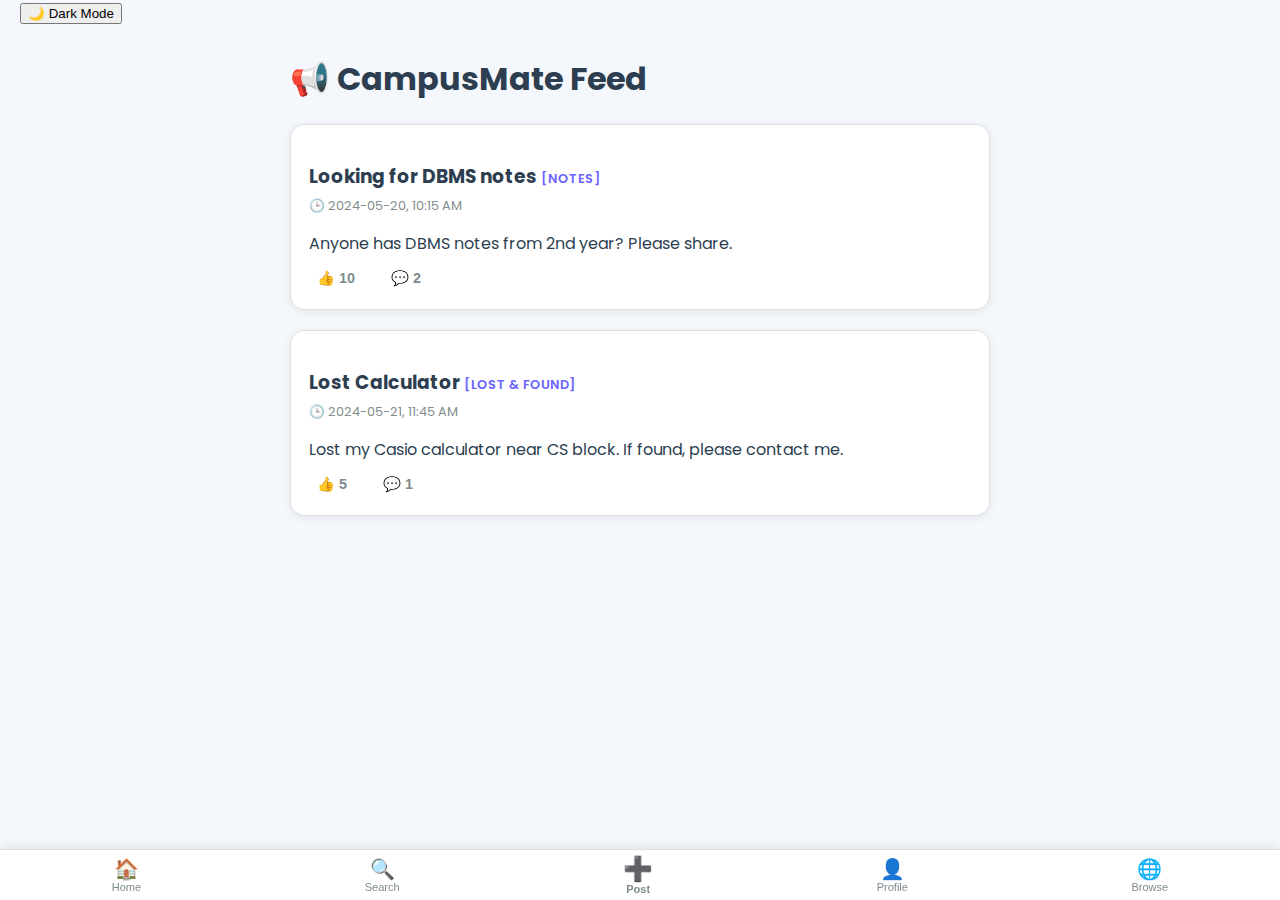
<file: CampusMate/index.html>
<!DOCTYPE html>
<html lang="en">

<head>
  <meta charset="UTF-8" />
  <meta name="viewport" content="width=device-width, initial-scale=1.0" />
  <title>CampusMate - Home</title>
  <link rel="icon" href="assets/fav4.jpg" type="image/x-icon">
  <link rel="stylesheet" href="css/style.css" />
</head>

<body>


  <!-- Light Background -->
  <div class="background-animation light-background">
    <div class="sunlight"></div>
    <div class="cloud cloud1"></div>
    <div class="cloud cloud2"></div>
    <div class="cloud cloud3"></div>
    <div class="cloud cloud4"></div>
    <div class="cloud cloud5"></div>
  </div>

  <!-- Dark Background -->
  <div class="background-animation dark-background">
    <div class="star star1"></div>
    <div class="star star2"></div>
    <div class="star star3"></div>
    <div class="star star4"></div>
    <div class="star star5"></div>
    <div class="star star6"></div>
    <div class="star star7"></div>
    <div class="star star8"></div>
  </div>

  <!-- Toggle Button -->
  <button id="toggleModeBtn">🌙 Dark Mode</button>



  <div class="main-content">
    <!-- Home Section -->
    <div id="homeSection">
      <div class="container">
        <h1>📢 CampusMate Feed</h1>
        <div id="postsContainer"></div>
      </div>
    </div>

    <!-- Search Section -->
    <div id="searchSection" style="display:none;">
      <div class="container">
        <h1>🔍 Search Posts</h1>
        <input type="text" id="searchInput" placeholder="Search posts..." />
        <div id="searchResults"></div>
      </div>
    </div>

    <!-- Post Form Section -->
    <div id="postSection" style="display:none;">
      <div class="container">
        <h1>📝 Create Post</h1>
        <form id="postForm">
          <select id="sortOptions" style="margin-bottom: 15px;">
            <option value="newest">🆕 Newest First</option>
            <option value="oldest">📜 Oldest First</option>
            <option value="likes">🔥 Most Liked</option>
          </select>

          <input type="text" id="title" placeholder="Title" required>
          <textarea id="content" placeholder="Write about your post..." required></textarea>
          <select id="category" required>
            <option value="">-- Select Category --</option>
            <option value="Notes">📝 Notes</option>
            <option value="Help">🙋 Help</option>
            <option value="Lost & Found">🧥 Lost & Found</option>
            <option value="Buy/Sell">💰 Buy/Sell</option>
            <option value="Announcement">📢 Announcement</option>
          </select>
          <input type="file" id="postImage" accept="image/*" />
          <img id="imagePreview" style="display:none; max-width: 100%; margin-top: 10px;" />
          <button type="submit">Post</button>
        </form>
      </div>
    </div>
  </div>

  <!-- Bottom Navbar -->
  <nav class="bottom-navbar">
    <button class="nav-btn" onclick="showSection('home')">
      <span>🏠</span><small>Home</small>
    </button>
    <button class="nav-btn" onclick="showSection('search')">
      <span>🔍</span><small>Search</small>
    </button>
    <button class="nav-btn post-btn" onclick="showSection('post')">
      <span>➕</span><small>Post</small>
    </button>
    <a href="profile.html" style="text-decoration: none;">
      <button class="nav-btn">
        <span>👤</span><small>Profile</small>
      </button>
    </a>
    <a href="browse.html" style="text-decoration: none;">
      <button class="nav-btn">
        <span>🌐</span><small>Browse</small>
      </button>
    </a>

  </nav>

  <script src="js/script.js"></script>

</body>

</html>
</file>
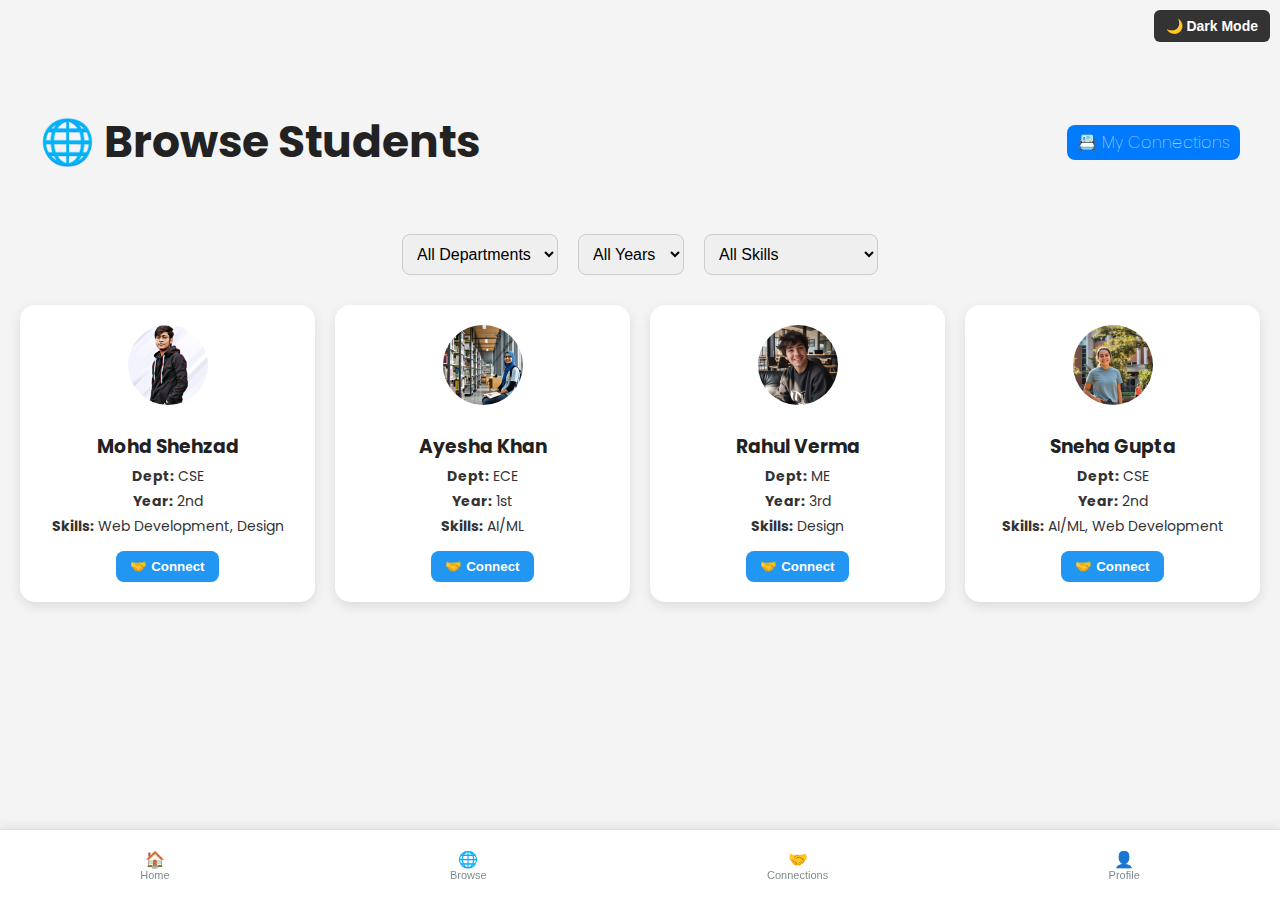
<file: CampusMate/browse.html>
<!DOCTYPE html>
<html lang="en">

<head>
    <meta charset="UTF-8">
    <meta name="viewport" content="width=device-width, initial-scale=1.0">
    <title>CampusMate - Browse Students</title> <!-- Apply dark mode early (before CSS loads) -->
    <script>
        if (localStorage.getItem("theme") === "dark") {
            document.documentElement.classList.add("dark-mode");
        }
    </script>

    <link rel="icon" href="assets/fav4.jpg" type="image/x-icon">


    <link rel="stylesheet" href="style.css">
    <link href="https://fonts.googleapis.com/css2?family=Poppins:wght@400;600&display=swap" rel="stylesheet">
    <link rel="stylesheet" href="browse.css">
</head>

<body>
    <button id="toggleModeBtn" style="position: fixed; top: 10px; right: 10px; z-index: 1001;">
        🌙 Dark Mode
    </button>

    <div class="container header-row">
        <h1>🌐 Browse Students</h1>
        <a href="connection.html" class="connections-button" id="connectionsBtn">
            📇 My Connections
            <span id="connectionsBadge"></span>
        </a>
    </div>

    <!-- Filters -->
    <div class="filters">
        <select id="departmentFilter">
            <option value="">All Departments</option>
            <option value="CSE">CSE</option>
            <option value="ECE">ECE</option>
            <option value="ME">ME</option>
        </select>

        <select id="yearFilter">
            <option value="">All Years</option>
            <option value="1st">1st Year</option>
            <option value="2nd">2nd Year</option>
            <option value="3rd">3rd Year</option>
        </select>

        <select id="skillFilter">
            <option value="">All Skills</option>
            <option value="Web Development">Web Development</option>
            <option value="AI/ML">AI/ML</option>
            <option value="Design">Design</option>
        </select>
    </div>


    <!-- Student Cards -->
    <div id="studentList" class="card-grid"></div>

    <!-- Bottom Navbar -->
    <nav class="bottom-navbar">
        <a href="index.html"><button class="nav-btn"><span>🏠</span><small>Home</small></button></a>
        <a href="browse.html"><button class="nav-btn"><span>🌐</span><small>Browse</small></button></a>
        <a href="connection.html"><button class="nav-btn"><span>🤝</span><small>Connections</small></button></a>
        <a href="profile.html"><button class="nav-btn"><span>👤</span><small>Profile</small></button></a>
    </nav>
    <script>
        const students = [
            {
                name: "Mohd Shehzad",
                year: "2nd",
                department: "CSE",
                skills: ["Web Development", "Design"],
                image: "assets/profile_pic.jpg"
            },
            {
                name: "Ayesha Khan",
                year: "1st",
                department: "ECE",
                skills: ["AI/ML"],
                image: "assets/ayesha khan.jpg"
            },
            {
                name: "Rahul Verma",
                year: "3rd",
                department: "ME",
                skills: ["Design"],
                image: "assets/rahul.jpg"
            },
            {
                name: "Sneha Gupta",
                year: "2nd",
                department: "CSE",
                skills: ["AI/ML", "Web Development"],
                image: "assets/sneha gupta.jpg"
            }
        ];

        const studentList = document.getElementById("studentList");

        function renderStudents(filterDept = "", filterYear = "", filterSkill = "") {
            studentList.innerHTML = "";

            const incomingRequests = JSON.parse(localStorage.getItem("incomingRequests") || "[]");

            const filtered = students.filter(student => {
                const matchesDept = !filterDept || student.department === filterDept;
                const matchesYear = !filterYear || student.year === filterYear;
                const matchesSkill = !filterSkill || student.skills.includes(filterSkill);
                return matchesDept && matchesYear && matchesSkill;
            });

            filtered.forEach(student => {
                const alreadySent = incomingRequests.some(req => req.name === student.name);

                const card = document.createElement("div");
                card.className = "student-card";
                card.innerHTML = `
            <img src="${student.image}" alt="${student.name}" class="profile-thumb">
            <h3>${student.name}</h3>
            <p><strong>Dept:</strong> ${student.department}</p>
            <p><strong>Year:</strong> ${student.year}</p>
            <p><strong>Skills:</strong> ${student.skills.join(", ")}</p>
            <button ${alreadySent ? "disabled" : ""} onclick="connectWith('${student.name}', this)">
                ${alreadySent ? "✅ Requested" : "🤝 Connect"}
            </button>
        `;
                studentList.appendChild(card);
            });
        }

        function connectWith(name, buttonElement) {
            const student = students.find(s => s.name === name);
            if (!student) return;

            let incomingRequests = JSON.parse(localStorage.getItem("incomingRequests") || "[]");

            const alreadySent = incomingRequests.some(req => req.name === student.name);
            if (alreadySent) {
                alert(`You have already sent a request to ${student.name}`);
                return;
            }

            incomingRequests.push({
                name: student.name,
                department: student.department,
                year: student.year,
                image: student.image, // 👈 Add image
                skills: student.skills // 👈 (Optional) Add skills if needed
            });


            localStorage.setItem("incomingRequests", JSON.stringify(incomingRequests));

            // Update button UI
            buttonElement.disabled = true;
            buttonElement.innerText = "✅ Requested";

            updateConnectionsBadge();

            alert(`Connection request sent to ${student.name}`);
        }


        // Filter listeners
        document.getElementById("departmentFilter").addEventListener("change", e => {
            renderStudents(e.target.value, yearFilter.value, skillFilter.value);
        });

        document.getElementById("yearFilter").addEventListener("change", e => {
            renderStudents(departmentFilter.value, e.target.value, skillFilter.value);
        });

        document.getElementById("skillFilter").addEventListener("change", e => {
            renderStudents(departmentFilter.value, yearFilter.value, e.target.value);
        });

        // Initial render
        renderStudents();

        function updateConnectionsBadge() {
            const badge = document.getElementById("connectionsBadge");
            const incomingRequests = JSON.parse(localStorage.getItem("incomingRequests") || "[]");
            if (incomingRequests.length > 0) {
                badge.innerText = incomingRequests.length;
                badge.style.display = "inline-block";
            } else {
                badge.style.display = "none";
            }
        }
        function toggleDarkMode() {
            document.documentElement.classList.toggle('dark-mode');

        }

        const toggleBtn = document.getElementById("toggleModeBtn");
        const root = document.documentElement;

        if (localStorage.getItem("theme") === "dark") {
            root.classList.add("dark-mode");
            toggleBtn.textContent = "☀️ Light Mode";
        }

        toggleBtn.addEventListener("click", () => {
            root.classList.toggle("dark-mode");
            const isDark = root.classList.contains("dark-mode");
            toggleBtn.textContent = isDark ? "☀️ Light Mode" : "🌙 Dark Mode";
            localStorage.setItem("theme", isDark ? "dark" : "light");
        });

        // Initial Load
        document.addEventListener('DOMContentLoaded', () => {
            showSection('home');
            renderPosts(posts);
        });



    </script>

</body>

</html>
</file>
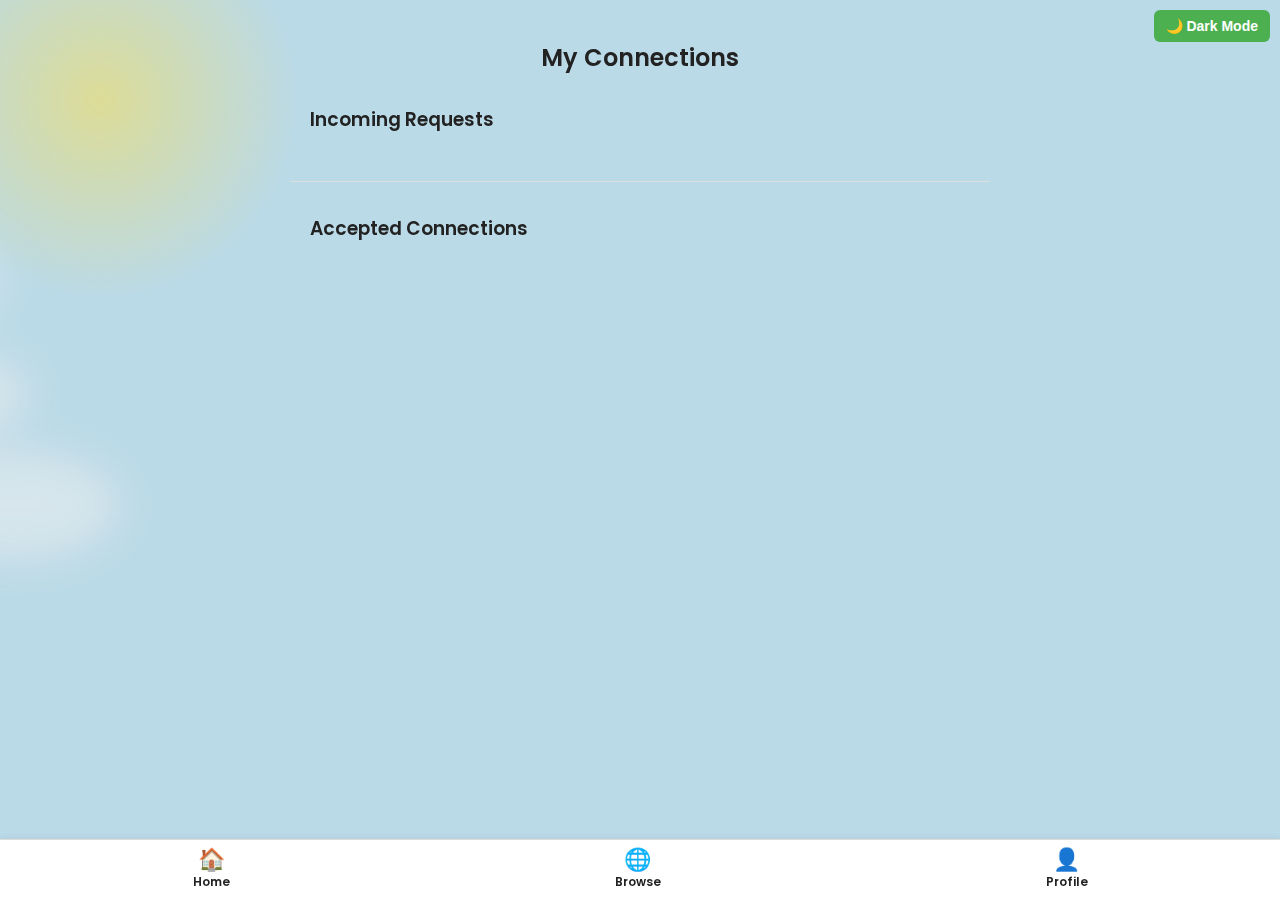
<file: CampusMate/connection.html>
<!DOCTYPE html>
<html lang="en">
<head>
  <meta charset="UTF-8" />
  <meta name="viewport" content="width=device-width, initial-scale=1.0"/>
  <title>CampusMate - My Connections</title>
    <!-- Apply dark mode early (before CSS loads) -->
  <script>
    if (localStorage.getItem("theme") === "dark") {
      document.documentElement.classList.add("dark-mode");
    }
  </script>

  <link rel="stylesheet" href="css/connection.css" />
  <link href="https://fonts.googleapis.com/css2?family=Poppins:wght@400;600&display=swap" rel="stylesheet">
</head>
<body>

  <!-- Light Background -->
  <div class="background-animation light-background">
    <div class="sunlight"></div>
    <div class="cloud cloud1"></div>
    <div class="cloud cloud2"></div>
    <div class="cloud cloud3"></div>
    <div class="cloud cloud4"></div>
    <div class="cloud cloud5"></div>
  </div>

  <!-- Dark Background -->
  <div class="background-animation dark-background">
    <div class="star star1"></div>
    <div class="star star2"></div>
    <div class="star star3"></div>
    <div class="star star4"></div>
    <div class="star star5"></div>
    <div class="star star6"></div>
    <div class="star star7"></div>
    <div class="star star8"></div>
  </div>
<!-- Toggle Button (optional) -->
<button id="toggleModeBtn" class="dark_mode">🌙 Dark Mode</button>


  <h2>My Connections</h2>

  <div class="connection-section">
    <h3>Incoming Requests</h3>
    <div class="connection-list" id="incomingRequests"></div>

    <hr style="margin: 2rem 0;">

    <h3>Accepted Connections</h3>
    <div class="connection-list" id="acceptedConnections"></div>
  </div>

  <!-- Bottom Navbar -->
  <nav class="bottom-navbar">
    <a href="index.html"><button class="nav-btn"><span>🏠</span><small>Home</small></button></a>
    <a href="browse.html"><button class="nav-btn"><span>🌐</span><small>Browse</small></button></a>
 
    <a href="profile.html"><button class="nav-btn"><span>👤</span><small>Profile</small></button></a>
  </nav>

  <script>

  const toggleBtn = document.getElementById("toggleModeBtn");
  const body = document.body;

  // Load saved theme
  if (localStorage.getItem("theme") === "dark") {
    body.classList.add("dark-mode");
    toggleBtn.textContent = "☀️ Light Mode";
  } else {
    body.classList.add("light-mode");
    toggleBtn.textContent = "🌙 Dark Mode";
  }

  toggleBtn.addEventListener("click", () => {
    if (body.classList.contains("dark-mode")) {
      body.classList.replace("dark-mode", "light-mode");
      toggleBtn.textContent = "🌙 Dark Mode";
      localStorage.setItem("theme", "light");
    } else {
      body.classList.replace("light-mode", "dark-mode");
      toggleBtn.textContent = "☀️ Light Mode";
      localStorage.setItem("theme", "dark");
    }
  });


    const incomingRequestsEl = document.getElementById("incomingRequests");
    const acceptedConnectionsEl = document.getElementById("acceptedConnections");

    const getConnections = () => {
      return {
        requests: JSON.parse(localStorage.getItem("incomingRequests")) || [],
        accepted: JSON.parse(localStorage.getItem("acceptedConnections")) || []
      };
    };

    const saveConnections = (requests, accepted) => {
      localStorage.setItem("incomingRequests", JSON.stringify(requests));
      localStorage.setItem("acceptedConnections", JSON.stringify(accepted));
    };

    const renderConnections = () => {
      const { requests, accepted } = getConnections();
      incomingRequestsEl.innerHTML = "";
      acceptedConnectionsEl.innerHTML = "";

      requests.forEach((user, index) => {
        const card = document.createElement("div");
        card.className = "connection-card";
        card.innerHTML = `
          <div class="connection-actions">
            <button class="accept-btn" onclick="handleAccept(${index})">Accept</button>
            <button class="reject-btn" onclick="handleReject(${index})">Reject</button>
          </div>
        `;
        incomingRequestsEl.appendChild(card);
      });

      accepted.forEach((user) => {
        const card = document.createElement("div");
        card.className = "connection-card";
        card.innerHTML = `
          <div class="connection-card-content">
            <img src="${user.image || 'assets/default-avatar.png'}" class="connection-avatar" alt="${user.name}">
            <div class="connection-info">
              <strong>${user.name}</strong><br>
              ${user.department} - ${user.year}
            </div>
          </div>
        `;
        acceptedConnectionsEl.appendChild(card);
      });
    };

    const handleAccept = (index) => {
      const { requests, accepted } = getConnections();
      accepted.push(requests[index]);
      requests.splice(index, 1);
      saveConnections(requests, accepted);
      renderConnections();
    };

    const handleReject = (index) => {
      const { requests, accepted } = getConnections();
      requests.splice(index, 1);
      saveConnections(requests, accepted);
      renderConnections();
    };

    renderConnections();
  </script>
</body>
</html>
</file>
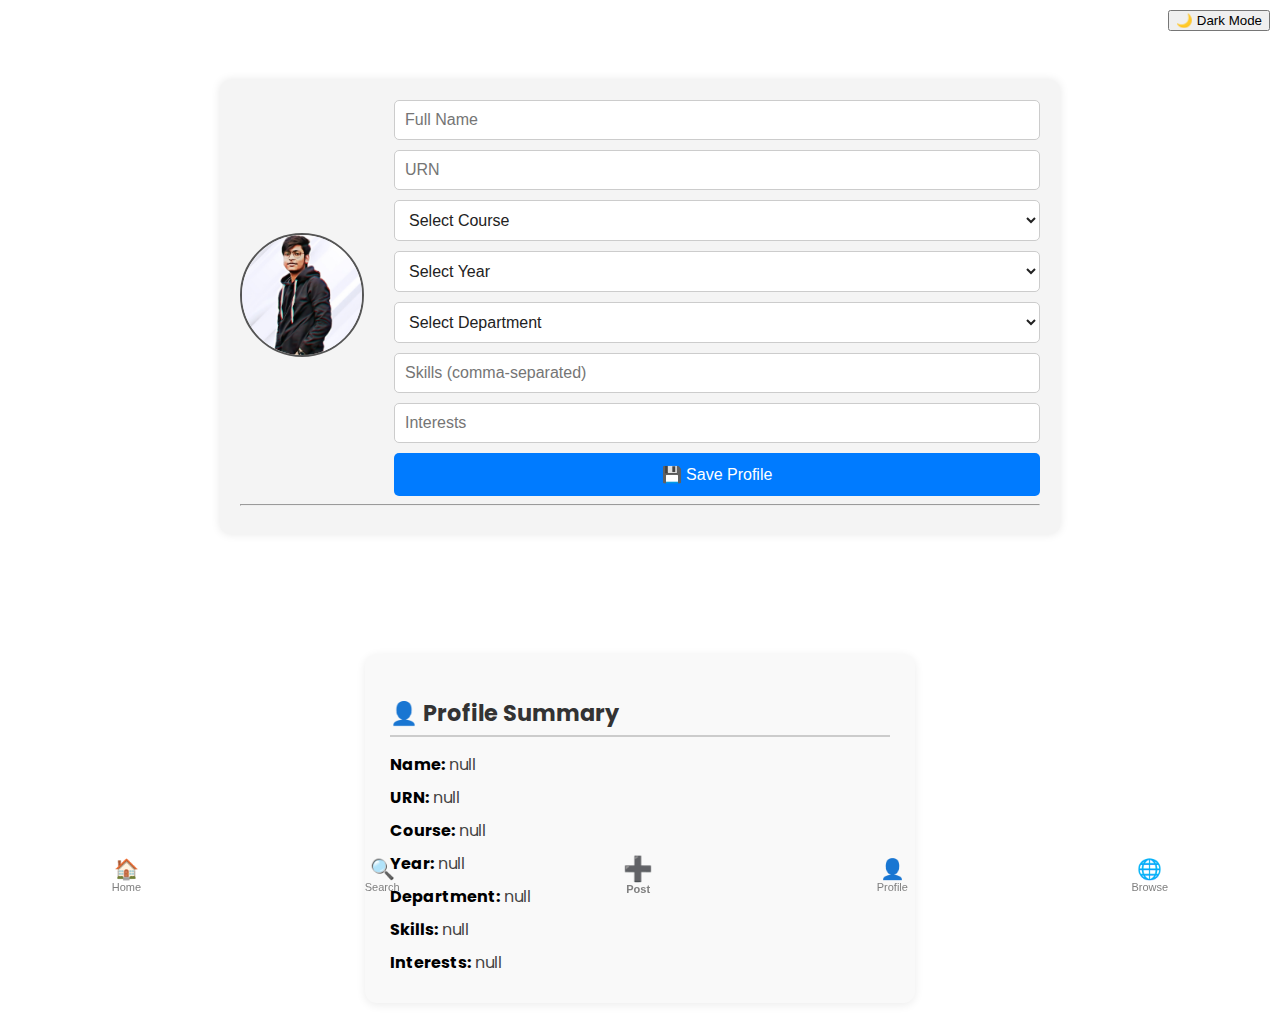
<file: CampusMate/profile.html>
<!DOCTYPE html>
<html lang="en">

<head>
  <meta charset="UTF-8" />
  <meta name="viewport" content="width=device-width, initial-scale=1" />
  <title>CampusMate - Profile</title>
    <!-- Apply dark mode early (before CSS loads) -->
  <script>
    if (localStorage.getItem("theme") === "dark") {
      document.documentElement.classList.add("dark-mode");
    }
  </script>

  <link rel="stylesheet" href="profile.css" />
  <link href="https://fonts.googleapis.com/css2?family=Poppins:wght@400;600&display=swap" rel="stylesheet" />
  <style>
    /* Add small styles for profile photo preview */
    .profile-photo img {
      width: 120px;
      height: 120px;
      border-radius: 50%;
      object-fit: cover;
      border: 2px solid #555;
      cursor: pointer;
    }
  </style>
</head>

<body>
  <button id="toggleModeBtn" style="position: fixed; top: 10px; right: 10px; z-index: 1001;">🌙 Dark Mode</button>

  <div class="profile-container">
    <div class="profile-top">
      <div class="profile-photo">
        <!-- Clickable image to upload new photo -->
        <img id="profileImage" src="assets/profile_pic.jpg" alt="Profile Photo" title="Click to change photo" />
        <input type="file" id="photoUpload" accept="image/*" style="display:none" />
      </div>
      <div class="profile-info">
        <input type="text" id="name" placeholder="Full Name" required />
        <input type="text" id="urn" placeholder="URN" required />

        <select id="course" required>
          <option value="">Select Course</option>
          <option value="B.Tech">B.Tech</option>
          <option value="M.Tech">M.Tech</option>
          <option value="MCA">MCA</option>
          <!-- Add more if needed -->
        </select>

        <select id="year" required>
          <option value="">Select Year</option>
          <option value="1st">1st Year</option>
          <option value="2nd">2nd Year</option>
          <option value="3rd">3rd Year</option>
          <option value="4th">4th Year</option>
        </select>

        <select id="department" required>
          <option value="">Select Department</option>
          <option value="CSE">CSE</option>
          <option value="ECE">ECE</option>
          <option value="ME">ME</option>
          <option value="CE">CE</option>
          <!-- Add more if needed -->
        </select>

        <input type="text" id="skills" placeholder="Skills (comma-separated)" />
        <input type="text" id="interests" placeholder="Interests" />

        <button id="saveProfileBtn">💾 Save Profile</button>
      </div>
    </div>

    <hr />
  </div>

  <!-- Bottom Navbar -->
  <nav class="bottom-navbar">
    <a href="index.html"><button class="nav-btn"><span>🏠</span><small>Home</small></button></a>
    <a href="index.html#searchSection"><button class="nav-btn"><span>🔍</span><small>Search</small></button></a>
    <a href="index.html#postSection"><button class="nav-btn post-btn"><span>➕</span><small>Post</small></button></a>
    <a href="profile.html"><button class="nav-btn"><span>👤</span><small>Profile</small></button></a>
    <a href="browse.html" style="text-decoration: none;">
      <button class="nav-btn"><span>🌐</span><small>Browse</small></button>
    </a>
  </nav>

<div id="profileSummary" class="profile-summary" style="display:none;"></div>


  <script>
    const toggleBtn = document.getElementById("toggleModeBtn");
    const root = document.documentElement;

    // Dark mode toggle
    if (localStorage.getItem("theme") === "dark") {
      root.classList.add("dark-mode");
      toggleBtn.textContent = "☀️ Light Mode";
    }

    toggleBtn.addEventListener("click", () => {
      root.classList.toggle("dark-mode");
      const isDark = root.classList.contains("dark-mode");
      toggleBtn.textContent = isDark ? "☀️ Light Mode" : "🌙 Dark Mode";
      localStorage.setItem("theme", isDark ? "dark" : "light");
    });

    // Profile image upload and preview
    const profileImage = document.getElementById("profileImage");
    const photoUpload = document.getElementById("photoUpload");

    profileImage.addEventListener("click", () => {
      photoUpload.click();
    });

    photoUpload.addEventListener("change", () => {
      const file = photoUpload.files[0];
      if (!file) return;

      const reader = new FileReader();
      reader.onload = () => {
        profileImage.src = reader.result;
        localStorage.setItem("profile_photo", reader.result);
      };
      reader.readAsDataURL(file);
    });

    // Load saved profile data
    function loadProfile() {
      const fields = ["name", "course", "year", "urn", "department", "skills", "interests"];
      fields.forEach(field => {
        const input = document.getElementById(field);
        input.value = localStorage.getItem(`profile_${field}`) || "";
      });

      // Load profile photo
      const savedPhoto = localStorage.getItem("profile_photo");
      if (savedPhoto) {
        profileImage.src = savedPhoto;
      }
    }

    // Save profile data with validation
    document.getElementById("saveProfileBtn").addEventListener("click", () => {
      const fields = ["name", "course", "year", "urn", "department", "skills", "interests"];
      let isValid = true;

      // Simple validation for required fields
      fields.forEach(field => {
        const input = document.getElementById(field);
        if ((field === "skills" || field === "interests")) return; // optional fields
        if (!input.value.trim()) {
          alert(`Please fill the ${field.charAt(0).toUpperCase() + field.slice(1)} field.`);
          input.focus();
          isValid = false;
          return;
        }
      });

      if (!isValid) return;

      // Save all fields trimmed
      fields.forEach(field => {
        const input = document.getElementById(field);
        localStorage.setItem(`profile_${field}`, input.value.trim());
      });

      alert("Profile saved successfully!");
    });

    window.onload = loadProfile;


function showProfileSummary() {
  const summaryDiv = document.getElementById("profileSummary");
  const summary = `
    <h3>👤 Profile Summary</h3>
    <p><strong>Name:</strong> ${localStorage.getItem("profile_name")}</p>
    <p><strong>URN:</strong> ${localStorage.getItem("profile_urn")}</p>
    <p><strong>Course:</strong> ${localStorage.getItem("profile_course")}</p>
    <p><strong>Year:</strong> ${localStorage.getItem("profile_year")}</p>
    <p><strong>Department:</strong> ${localStorage.getItem("profile_department")}</p>
    <p><strong>Skills:</strong> ${localStorage.getItem("profile_skills")}</p>
    <p><strong>Interests:</strong> ${localStorage.getItem("profile_interests")}</p>
  `;
  summaryDiv.innerHTML = summary;
  summaryDiv.style.display = "block";
}

alert("Profile saved successfully!");
showProfileSummary();

  </script>
</body>

</html>
</file>
<file: CampusMate/css/style.css>
/* Google Font */ 
@import url('https://fonts.googleapis.com/css2?family=Poppins:wght@400;600&display=swap');

/* Variables */
:root {
  --primary: #6c63ff;
  --bg: #f4f7fb;
  --white: #ffffff;
  --text: #2c3e50;
  --text-muted: #7f8c8d;
  --card-bg: #ffffff;
  --border: #e0e0e0;
  --shadow: rgba(0, 0, 0, 0.08);
  --hover-shadow: rgba(0, 0, 0, 0.15);
}

.dark-mode {
  --bg: #1e1e1e;
  --text: #eee;
  --text-muted: #ccc;
  --card-bg: #2b2b2b;
  --primary: #8ab4f8;
  --border: #444;
  --shadow: rgba(255, 255, 255, 0.05);
  --hover-shadow: rgba(255, 255, 255, 0.12);
}

/* Base */
body {
  font-family: 'Poppins', sans-serif;
  background: var(--bg);
  color: var(--text);
  margin: 0;
  padding: 0 20px 80px;
  transition: background 0.3s, color 0.3s;
}

/* Main Content */
.main-content {
  max-width: 700px;
  margin: 30px auto;
}

/* Bottom Navbar */
.bottom-navbar {
  position: fixed;
  bottom: 0;
  left: 0;
  width: 100%;
  height: 50px;
  background: var(--card-bg);
  border-top: 1px solid var(--border);
  display: flex;
  justify-content: space-around;
  align-items: center;
  box-shadow: 0 -3px 10px var(--shadow);
  z-index: 1000;
}

.nav-btn {
  background: none;
  border: none;
  font-size: 20px;
  cursor: pointer;
  text-align: center;
  color: var(--text);
  display: flex;
  flex-direction: column;
  align-items: center;
  transition: transform 0.2s ease, color 0.3s ease;
}

.nav-btn:hover {
  transform: scale(1.1);
  color: var(--primary);
}

.nav-btn small {
  font-size: 11px;
  color: var(--text-muted);
}

.post-btn {
  font-size: 24px;
  color: var(--primary);
  font-weight: 700;
}

/* Post Form */
form#postForm {
  background: var(--card-bg);
  padding: 20px;
  border-radius: 14px;
  box-shadow: 0 3px 10px var(--shadow);
  margin-bottom: 25px;
  display: flex;
  flex-direction: column;
  gap: 14px;
}

form#postForm input,
form#postForm textarea,
form#postForm select {
  padding: 12px;
  font-size: 1rem;
  border: 1px solid var(--border);
  border-radius: 10px;
  background: #fcfdff;
  transition: 0.3s;
  color: #212121;
}

form#postForm input:focus,
form#postForm textarea:focus,
form#postForm select:focus {
  border-color: var(--primary);
  box-shadow: 0 0 0 3px rgba(108, 99, 255, 0.15);
  outline: none;
}

form#postForm textarea {
  min-height: 80px;
  resize: vertical;
}

form#postForm button {
  background: var(--primary);
  border: none;
  color: white;
  padding: 12px;
  font-size: 1rem;
  border-radius: 8px;
  font-weight: 600;
  cursor: pointer;
  transition: 0.3s;
}

form#postForm button:hover {
  background: #574bff;
}

/* Image preview */
#imagePreview {
  display: none;
  max-height: 200px;
  border-radius: 10px;
  margin-top: 10px;
  box-shadow: 0 2px 10px var(--shadow);
}

/* Post Styles */
.post {
  background: var(--card-bg);
  padding: 18px;
  border-radius: 14px;
  margin-bottom: 20px;
  border: 1px solid var(--border);
  box-shadow: 0 2px 8px var(--shadow);
  transition: box-shadow 0.3s ease;
}

.post:hover {
  box-shadow: 0 6px 20px var(--hover-shadow);
}

.post h3 {
  margin-bottom: 6px;
}

.post p {
  margin-bottom: 10px;
}

.post img {
  max-width: 100%;
  border-radius: 10px;
  margin-top: 10px;
  box-shadow: 0 1px 6px var(--shadow);
}

.post-image {
  max-height: 250px;
  object-fit: contain;
}

.category {
  font-size: 0.8rem;
  color: var(--primary);
  font-weight: 600;
  text-transform: uppercase;
}

/* Timestamp */
.timestamp {
  display: block;
  font-size: 0.8rem;
  color: var(--text-muted);
  margin-bottom: 8px;
}

/* Post Actions */
.post-actions {
  font-size: 0.9rem;
  margin-top: 10px;
  display: flex;
  gap: 20px;
}

.post-actions button {
  background: none;
  border: none;
  cursor: pointer;
  color: var(--text-muted);
  font-size: 0.9rem;
  font-weight: 600;
  padding: 4px 8px;
  border-radius: 6px;
  transition: background 0.3s;
}

.post-actions button:hover {
  background: rgba(108, 99, 255, 0.1);
  color: var(--primary);
}

/* Comment Box */
.comment-box {
  color: white;
  background: #aba8d9;
  padding: 10px;
  border-radius: 8px;
  margin-top: 10px;
  box-shadow: 0 1px 4px rgba(0,0,0,0.08);
  display: flex;
  flex-wrap: wrap;
  align-items: center;
}

.comment-box input {
  flex: 1;
  color:white
  padding: 8px;
  border: 1px solid var(--border);
  border-radius: 6px;
  font-size: 0.95rem;
  margin-bottom: 6px;
}

.comment-box button {
  background: var(--primary);
  border: none;
  padding: 8px 12px;
  border-radius: 6px;
  margin-left: 8px;
  cursor: pointer;
}

.comment-box button:hover {
  background: #2c6dd4;
}

.comment-list {
  margin-top: 8px;
}

.comment-list p {
  font-size: 0.9rem;
  color: white;
  margin: 4px 0;
}

/* Search */
#searchInput {
  width: 100%;
  padding: 12px;
  border: 1px solid var(--border);
  border-radius: 10px;
  margin-bottom: 20px;
  font-size: 1rem;
  transition: 0.3s;
}

#searchInput:focus {
  border-color: var(--primary);
  box-shadow: 0 0 0 3px rgba(108, 99, 255, 0.15);
  outline: none;
}

/* Profile Page */
.profile-container {
  max-width: 900px;
  margin: auto;
  background: var(--card-bg);
  padding: 30px 25px;
  border-radius: 16px;
  box-shadow: 0 4px 14px var(--shadow);
}

.profile-top {
  display: flex;
  align-items: center;
  gap: 30px;
  flex-wrap: wrap;
}

.profile-photo img {
  width: 160px;
  height: 160px;
  object-fit: cover;
  border-radius: 50%;
  border: 4px solid var(--primary);
  box-shadow: 0 2px 10px var(--shadow);
}

.profile-info h2 {
  margin-bottom: 10px;
  font-size: 28px;
  color: var(--primary);
}

.profile-info p {
  margin: 4px 0;
  font-size: 1rem;
  color: var(--text-muted);
}

.section-heading {
  font-size: 1.3rem;
  margin-bottom: 15px;
  color: var(--text);
  font-weight: 600;
}

.post-gallery {
  display: grid;
  grid-template-columns: repeat(auto-fit, minmax(240px, 1fr));
  gap: 20px;
}

.post-card {
  background: var(--card-bg);
  padding: 16px 20px;
  border-radius: 12px;
  box-shadow: 0 2px 8px var(--shadow);
  transition: 0.3s ease-in-out;
  border-left: 4px solid var(--primary);
}

.post-card:hover {
  box-shadow: 0 6px 18px var(--hover-shadow);
  transform: translateY(-3px);
}

.post-card h4 {
  margin: 0 0 6px 0;
  color: var(--text);
  font-size: 1.1rem;
}

.post-card .category {
  font-size: 0.85rem;
  color: var(--text-muted);
  font-weight: 500;
  text-transform: uppercase;
}

/* Responsive */
@media (max-width: 500px) {
  .main-content {
    margin: 10px;
    padding-bottom: 100px;
  }

  .nav-btn {
    font-size: 18px;
  }

  .post-btn {
    font-size: 22px;
  }

  form#postForm {
    padding: 16px;
  }

  .profile-photo img {
    width: 120px;
    height: 120px;
  }

  .comment-box {
    flex-direction: column;
    align-items: stretch;
  }

  .comment-box input,
  .comment-box button {
    width: 100%;
    margin: 5px 0 0;
  }
}
</file>
<file: CampusMate/style.css>
/* Google Font */ 
@import url('https://fonts.googleapis.com/css2?family=Poppins:wght@400;600&display=swap');

/* Variables */
:root {
  --primary: #6c63ff;
  --bg: #f4f7fb;
  --white: #ffffff;
  --text: #2c3e50;
  --text-muted: #7f8c8d;
  --card-bg: #ffffff;
  --border: #e0e0e0;
  --shadow: rgba(0, 0, 0, 0.08);
  --hover-shadow: rgba(0, 0, 0, 0.15);
}

.dark-mode {
  --bg: #1e1e1e;
  --text: #eee;
  --text-muted: #ccc;
  --card-bg: #2b2b2b;
  --primary: #8ab4f8;
  --border: #444;
  --shadow: rgba(255, 255, 255, 0.05);
  --hover-shadow: rgba(255, 255, 255, 0.12);
}

/* Base */
body {
  font-family: 'Poppins', sans-serif;
  background: var(--bg);
  color: var(--text);
  margin: 0;
  padding: 0 20px 80px;
  transition: background 0.3s, color 0.3s;
}

/* Main Content */
.main-content {
  max-width: 700px;
  margin: 30px auto;
}

/* Bottom Navbar */
.bottom-navbar {
  position: fixed;
  bottom: 0;
  left: 0;
  width: 100%;
  height: 50px;
  background: var(--card-bg);
  border-top: 1px solid var(--border);
  display: flex;
  justify-content: space-around;
  align-items: center;
  box-shadow: 0 -3px 10px var(--shadow);
  z-index: 1000;
}

.nav-btn {
  background: none;
  border: none;
  font-size: 20px;
  cursor: pointer;
  text-align: center;
  color: var(--text);
  display: flex;
  flex-direction: column;
  align-items: center;
  transition: transform 0.2s ease, color 0.3s ease;
}

.nav-btn:hover {
  transform: scale(1.1);
  color: var(--primary);
}

.nav-btn small {
  font-size: 11px;
  color: var(--text-muted);
}

.post-btn {
  font-size: 24px;
  color: var(--primary);
  font-weight: 700;
}

/* Post Form */
form#postForm {
  background: var(--card-bg);
  padding: 20px;
  border-radius: 14px;
  box-shadow: 0 3px 10px var(--shadow);
  margin-bottom: 25px;
  display: flex;
  flex-direction: column;
  gap: 14px;
}

form#postForm input,
form#postForm textarea,
form#postForm select {
  padding: 12px;
  font-size: 1rem;
  border: 1px solid var(--border);
  border-radius: 10px;
  background: #fcfdff;
  transition: 0.3s;
  color: #212121;
}

form#postForm input:focus,
form#postForm textarea:focus,
form#postForm select:focus {
  border-color: var(--primary);
  box-shadow: 0 0 0 3px rgba(108, 99, 255, 0.15);
  outline: none;
}

form#postForm textarea {
  min-height: 80px;
  resize: vertical;
}

form#postForm button {
  background: var(--primary);
  border: none;
  color: white;
  padding: 12px;
  font-size: 1rem;
  border-radius: 8px;
  font-weight: 600;
  cursor: pointer;
  transition: 0.3s;
}

form#postForm button:hover {
  background: #574bff;
}

/* Image preview */
#imagePreview {
  display: none;
  max-height: 200px;
  border-radius: 10px;
  margin-top: 10px;
  box-shadow: 0 2px 10px var(--shadow);
}

/* Post Styles */
.post {
  background: var(--card-bg);
  padding: 18px;
  border-radius: 14px;
  margin-bottom: 20px;
  border: 1px solid var(--border);
  box-shadow: 0 2px 8px var(--shadow);
  transition: box-shadow 0.3s ease;
}

.post:hover {
  box-shadow: 0 6px 20px var(--hover-shadow);
}

.post h3 {
  margin-bottom: 6px;
}

.post p {
  margin-bottom: 10px;
}

.post img {
  max-width: 100%;
  border-radius: 10px;
  margin-top: 10px;
  box-shadow: 0 1px 6px var(--shadow);
}

.post-image {
  max-height: 250px;
  object-fit: contain;
}

.category {
  font-size: 0.8rem;
  color: var(--primary);
  font-weight: 600;
  text-transform: uppercase;
}

/* Timestamp */
.timestamp {
  display: block;
  font-size: 0.8rem;
  color: var(--text-muted);
  margin-bottom: 8px;
}

/* Post Actions */
.post-actions {
  font-size: 0.9rem;
  margin-top: 10px;
  display: flex;
  gap: 20px;
}

.post-actions button {
  background: none;
  border: none;
  cursor: pointer;
  color: var(--text-muted);
  font-size: 0.9rem;
  font-weight: 600;
  padding: 4px 8px;
  border-radius: 6px;
  transition: background 0.3s;
}

.post-actions button:hover {
  background: rgba(108, 99, 255, 0.1);
  color: var(--primary);
}

/* Comment Box */
.comment-box {
  color: white;
  background: #aba8d9;
  padding: 10px;
  border-radius: 8px;
  margin-top: 10px;
  box-shadow: 0 1px 4px rgba(0,0,0,0.08);
  display: flex;
  flex-wrap: wrap;
  align-items: center;
}

.comment-box input {
  flex: 1;
  color:white
  padding: 8px;
  border: 1px solid var(--border);
  border-radius: 6px;
  font-size: 0.95rem;
  margin-bottom: 6px;
}

.comment-box button {
  background: var(--primary);
  border: none;
  padding: 8px 12px;
  border-radius: 6px;
  margin-left: 8px;
  cursor: pointer;
}

.comment-box button:hover {
  background: #2c6dd4;
}

.comment-list {
  margin-top: 8px;
}

.comment-list p {
  font-size: 0.9rem;
  color: white;
  margin: 4px 0;
}

/* Search */
#searchInput {
  width: 100%;
  padding: 12px;
  border: 1px solid var(--border);
  border-radius: 10px;
  margin-bottom: 20px;
  font-size: 1rem;
  transition: 0.3s;
}

#searchInput:focus {
  border-color: var(--primary);
  box-shadow: 0 0 0 3px rgba(108, 99, 255, 0.15);
  outline: none;
}

/* Profile Page */
.profile-container {
  max-width: 900px;
  margin: auto;
  background: var(--card-bg);
  padding: 30px 25px;
  border-radius: 16px;
  box-shadow: 0 4px 14px var(--shadow);
}

.profile-top {
  display: flex;
  align-items: center;
  gap: 30px;
  flex-wrap: wrap;
}

.profile-photo img {
  width: 160px;
  height: 160px;
  object-fit: cover;
  border-radius: 50%;
  border: 4px solid var(--primary);
  box-shadow: 0 2px 10px var(--shadow);
}

.profile-info h2 {
  margin-bottom: 10px;
  font-size: 28px;
  color: var(--primary);
}

.profile-info p {
  margin: 4px 0;
  font-size: 1rem;
  color: var(--text-muted);
}

.section-heading {
  font-size: 1.3rem;
  margin-bottom: 15px;
  color: var(--text);
  font-weight: 600;
}

.post-gallery {
  display: grid;
  grid-template-columns: repeat(auto-fit, minmax(240px, 1fr));
  gap: 20px;
}

.post-card {
  background: var(--card-bg);
  padding: 16px 20px;
  border-radius: 12px;
  box-shadow: 0 2px 8px var(--shadow);
  transition: 0.3s ease-in-out;
  border-left: 4px solid var(--primary);
}

.post-card:hover {
  box-shadow: 0 6px 18px var(--hover-shadow);
  transform: translateY(-3px);
}

.post-card h4 {
  margin: 0 0 6px 0;
  color: var(--text);
  font-size: 1.1rem;
}

.post-card .category {
  font-size: 0.85rem;
  color: var(--text-muted);
  font-weight: 500;
  text-transform: uppercase;
}

/* Responsive */
@media (max-width: 500px) {
  .main-content {
    margin: 10px;
    padding-bottom: 100px;
  }

  .nav-btn {
    font-size: 18px;
  }

  .post-btn {
    font-size: 22px;
  }

  form#postForm {
    padding: 16px;
  }

  .profile-photo img {
    width: 120px;
    height: 120px;
  }

  .comment-box {
    flex-direction: column;
    align-items: stretch;
  }

  .comment-box input,
  .comment-box button {
    width: 100%;
    margin: 5px 0 0;
  }
}
</file>
<file: CampusMate/browse.css>
/* Global styles */
body {
    margin: 0;
    font-family: 'Poppins', sans-serif;
    background-color: #f4f4f4;
    color: #333;
    transition: background-color 0.3s, color 0.3s;
}
:root {
  --bg-dark: #121212;
  --text-light: #eeeeee;
  --primary-color: #333;
  --primary-hover: #555;
}

.container {
    max-width: 2500px;
    margin: 80px auto 20px;
    padding: 0 20px;
    display: flex;
    align-items: start;
}

.header-row {
    display: flex;
    justify-content: space-between;
    align-items: center;
    margin-bottom: 30px;
    /* spacing below the row */
}


/*  badge  */
#connectionsBtn {
    position: relative;
    display: inline-block;
    padding: 5px 10px;
    background-color: #007bff;
    color: white;
    border: none;
    border-radius: 8px;
    text-decoration: none;
    font-weight: 100;
    font-family: 'Poppins', sans-serif;
    transition: background-color 0.3s ease;
    outline: none;
}

#connectionsBtn:hover {
    background-color: #0056b3;
}

#connectionsBtn:focus {
    outline: none;
}

#connectionsBadge {
    display: none;
    position: absolute;
    top: 2px;
    left: 2px;
    background: red;
    color: white;
    border-radius: 50%;
    padding: 2px 6px;
    font-size: 10px;
    font-weight: bold;
    z-index: 1;
}



/* Headings */
h1 {
    text-align: center;
    color: #222;
    margin-bottom: 30px;
    font-size: 44px;
}

/* Button for My Connections */
.connections-button {
    text-decoration: none;
    background-color: #4CAF50;
    color: white;
    padding: 10px 16px;
    border: none;
    border-radius: 8px;
    font-weight: bold;
    display: inline-block;
    position: relative;
    transition: background-color 0.3s;
}

.connections-button:hover {
    background-color: #45a049;
}

/* Filters section */
.filters {
    display: flex;
    justify-content: center;
    gap: 20px;
    margin: 20px 0 30px;
    flex-wrap: wrap;
}

.filters select {
    padding: 10px;
    font-size: 16px;
    border-radius: 8px;
    border: 1px solid #ccc;
}

/* Card grid */
.card-grid {
    display: grid;
    grid-template-columns: repeat(auto-fit, minmax(240px, 1fr));
    gap: 20px;
}

/* Individual student card */
.student-card {
    background: white;
    border-radius: 15px;
    box-shadow: 0 4px 12px rgba(0, 0, 0, 0.1);
    padding: 20px;
    text-align: center;
    transition: transform 0.3s ease, box-shadow 0.3s ease;
}

.student-card:hover {
    transform: translateY(-5px);
    box-shadow: 0 8px 16px rgba(0, 0, 0, 0.15);
}

.student-card h3 {
    margin: 10px 0 5px;
    color: #222;
}

.student-card p {
    margin: 4px 0;
    font-size: 14px;
}

/* Profile image */
.profile-thumb {
    width: 80px;
    height: 80px;
    border-radius: 50%;
    object-fit: cover;
    margin-bottom: 10px;
}

/* Connect button */
.student-card button {
    margin-top: 10px;
    padding: 8px 14px;
    background-color: #2196F3;
    color: white;
    border: none;
    border-radius: 8px;
    font-weight: bold;
    cursor: pointer;
    transition: background-color 0.3s ease;
}

.student-card button:disabled {
    background-color: #ccc;
    cursor: not-allowed;
}

.student-card button:hover:not(:disabled) {
    background-color: #1e88e5;
}

/* Dark Mode */
body.dark-mode {
    background-color: #121212;
    color: #eee;
}

body.dark-mode .student-card {
    background-color: #1e1e1e;
    box-shadow: 0 4px 12px rgba(255, 255, 255, 0.05);
}

body.dark-mode .student-card button {
    background-color: #64b5f6;
}

body.dark-mode .filters select {
    background-color: #2c2c2c;
    color: white;
    border: 1px solid #555;
}

/* Toggle Mode Button */

.dark-mode {
  background-color: var(--bg-dark);
  color: var(--text-light);
}

/* Dark mode toggle button */
#toggleModeBtn {
  background: var(--primary-color);
  border: none;
  color: white;
  padding: 8px 12px;
  border-radius: 6px;
  cursor: pointer;
  font-weight: 600;
  font-size: 14px;
  transition: background-color 0.3s;
}

#toggleModeBtn:hover {
  background: var(--primary-hover);
}

#toggleModeBtn:hover {
    background-color: #444;
}

.bottom-navbar {
    position: fixed;
    bottom: 0;
    width: 100%;
    background-color: #fff;
    display: flex;
    justify-content: space-around;
    border-top: 1px solid #ddd;
    padding: 10px 0;
    z-index: 1000;
}
.nav-btn {
    background: none;
    border: none;
    font-size: 16px;
    display: flex;
    flex-direction: column;
    align-items: center;
    color: #555;
    cursor: pointer;
}
.nav-btn:hover {
    color: #000;
}

.bottom-navbar  a{
  text-decoration: none;
  color: grey;
}

/* Dark Mode Styles */
.dark-mode body {
    background-color: var(--bg-dark);
    color: var(--text-light);
}

.dark-mode h1,
.dark-mode h2,
.dark-mode h3,
.dark-mode p,
.dark-mode small,
.dark-mode select,
.dark-mode option {
    color: var(--text-light);
}

.dark-mode .student-card {
    background-color: #1e1e1e;
    border: 1px solid #333;
}

.dark-mode .filters select {
    background-color: #2a2a2a;
    color: var(--text-light);
    border: 1px solid #444;
}

.dark-mode .connections-button,
.dark-mode #connectionsBtn {
    background-color: #444;
    color: var(--text-light);
}

.dark-mode .connections-button:hover,
.dark-mode #connectionsBtn:hover {
    background-color: #555;
}

.dark-mode .bottom-navbar {
    background-color: #222;
    border-top: 1px solid #444;
}

.dark-mode .nav-btn {
    background-color: transparent;
    color: var(--text-light);
}

.dark-mode .nav-btn:hover {
    background-color: #333;
}
</file>
<file: CampusMate/css/connection.css>
/* Root and basic setup */
:root {
  --primary-color: #4caf50;
  --primary-hover: #45a049;
  --danger-color: #e53935;
  --danger-hover: #d32f2f;
  --bg-light: #bbdae7;
  --bg-dark: #0f0f0f;
  --text-light: #fff;
  --text-dark: #222;
  --font-family: 'Poppins', sans-serif;
}

body {
  margin: 0;
  font-family: var(--font-family);
  background-color: var(--bg-light);
  color: var(--text-dark);
  padding-bottom: 70px; /* space for bottom navbar */
  transition: background-color 0.3s, color 0.3s;
}

body.dark-mode{
  background-color: var(--bg-dark);
  color: var(--text-light);
}

/* Dark mode toggle button */
#toggleModeBtn {
  background: var(--primary-color);
  border: none;
  color: white;
  padding: 8px 12px;
  border-radius: 6px;
  cursor: pointer;
  font-weight: 600;
  font-size: 14px;
  transition: background-color 0.3s;
}

#toggleModeBtn:hover {
  background: var(--primary-hover);
}

/* Headings */
h2 {
  text-align: center;
  margin: 40px 20px 20px;
  font-weight: 600;
}

h3 {
  margin: 30px 20px 15px;
  font-weight: 600;
}

/* Connection Section container */
.connection-section {
  max-width: 700px;
  margin: 0 auto 80px;
  padding: 0 20px;
}

/* Connection List */
.connection-list {
  display: flex;
  flex-direction: column;
  gap: 16px;
}

/* Connection card */
.connection-card {
  background-color: white;
  border-radius: 10px;
  box-shadow: 0 3px 8px rgb(0 0 0 / 0.1);
  padding: 12px 16px;
  display: flex;
  justify-content: space-between;
  align-items: center;
  transition: background-color 0.3s;
}

.dark-mode .connection-card {
  color: white;
  background-color: #000000;
  box-shadow: 0 3px 8px rgb(255 255 255 / 0.1);
}

/* Card Content */
.connection-card-content {
  display: flex;
  align-items: center;
  gap: 14px;
}

/* Avatar */
.connection-avatar {
  width: 48px;
  height: 48px;
  border-radius: 50%;
  object-fit: cover;
  border: 2px solid var(--primary-color);
}

/* Info */
.connection-info strong {
  font-size: 16px;
  display: block;
  margin-bottom: 4px;
}

/* Actions Buttons */
.connection-actions button {
  font-weight: 600;
  padding: 6px 14px;
  border: none;
  border-radius: 8px;
  cursor: pointer;
  margin-left: 10px;
  transition: background-color 0.3s;
  font-family: var(--font-family);
  font-size: 14px;
}

.accept-btn {
  background-color: var(--primary-color);
  color: white;
}

.accept-btn:hover {
  background-color: var(--primary-hover);
}

.reject-btn {
  background-color: var(--danger-color);
  color: white;
}

.reject-btn:hover {
  background-color: var(--danger-hover);
}

/* Horizontal rule styling */
hr {
  border: none;
  border-top: 1px solid #ddd;
  margin: 2rem 0;
}

/* Bottom Navbar */
.bottom-navbar {
  position: fixed;
  bottom: 0;
  left: 0;
  width: 100%;
  background: white;
  border-top: 1px solid #ddd;
  display: flex;
  justify-content: space-around;
  padding: 8px 0;
  box-shadow: 0 -2px 6px rgb(0 0 0 / 0.05);
  z-index: 1000;
}

.dark-mode .bottom-navbar {
  background: #1e1e1e;
  border-top-color: #444;
  box-shadow: 0 -2px 6px rgb(255 255 255 / 0.1);
}

.nav-btn {
  background: none;
  border: none;
  display: flex;
  flex-direction: column;
  align-items: center;
  font-weight: 600;
  color: var(--text-dark);
  cursor: pointer;
  font-family: var(--font-family);
  font-size: 14px;
  transition: color 0.3s;
}

.dark-mode .nav-btn {
  color: var(--text-light);
}


.bottom-navbar  a{
  text-decoration: none;
  color: grey;
}

.nav-btn span {
  font-size: 22px;
  line-height: 1;
}

.nav-btn small {
  margin-top: 2px;
  font-size: 12px;
}

/* Navbar links: no underline */
.bottom-navbar a {
  text-decoration: none;
}


.background-animation {
  position: fixed;
  top: 0; left: 0;
  width: 100%;
  height: 100%;
  z-index: -1;
  overflow: hidden;
  pointer-events: none;
  display: none;
}

body.light-mode .light-background {
  display: block;
}
body.dark-mode .dark-background {
  display: block;
}

/* Light mode visuals */
.light-background .sunlight {
  position: absolute;
  top: -100px; left: -100px;
  width: 400px; height: 400px;
  background: radial-gradient(circle, rgba(255, 223, 70, 0.5), transparent 70%);
}

.light-background .cloud {
  position: absolute;
  background: #f1f1f1;
  border-radius: 50%;
  opacity: 0.5;
  filter: blur(20px);
  animation: moveClouds 60s linear infinite;
}
.cloud1 { top: 60px; left: -250px; width: 200px; height: 100px; }
.cloud2 { top: 140px; left: -200px; width: 150px; height: 80px; }
.cloud3 { top: 220px; left: -300px; width: 300px; height: 120px; }
.cloud4 { top: 350px; left: -150px; width: 180px; height: 90px; }
.cloud5 { top: 450px; left: -100px; width: 220px; height: 110px; }

@keyframes moveClouds {
  0% { transform: translateX(0); }
  100% { transform: translateX(160vw); }
}

/* Dark mode visuals */
.dark-background .star {
  position: absolute;
  background: white;
  width: 2px; height: 2px;
  border-radius: 50%;
  opacity: 0.8;
  animation: fallStars 10s linear infinite;
}

.star1 { top: -10%; left: 20%; animation-delay: 0s; }
.star2 { top: -15%; left: 30%; animation-delay: 2s; }
.star3 { top: -20%; left: 50%; animation-delay: 4s; }
.star4 { top: -5%; left: 70%; animation-delay: 1s; }
.star5 { top: -8%; left: 90%; animation-delay: 3s; }
.star6 { top: -12%; left: 10%; animation-delay: 5s; }
.star7 { top: -18%; left: 40%; animation-delay: 6s; }
.star8 { top: -22%; left: 60%; animation-delay: 7s; }

@keyframes fallStars {
  0% { transform: translateY(0); opacity: 0.5; }
  100% { transform: translateY(120vh); opacity: 0; }
}


#toggleModeBtn{
      position: fixed;
    top: 10px;
    right: 10px;
    z-index: 1001;
}
</file>
<file: CampusMate/profile.css>
/* style.css for profile.html */

body {
  font-family: 'Poppins', sans-serif;
  margin: 0;
  padding: 0;
  background-color: var(--bg-color);
  color: var(--text-color);
  transition: background-color 0.3s ease, color 0.3s ease;
}

:root {
  --bg-color: #ffffff;
  --text-color: #222222;
  --container-bg: #f4f4f4;
  --input-bg: #ffffff;
  --btn-bg: #007bff;
  --btn-text: #ffffff;
  --border-color: #ccc;
}

.dark-mode {
  --bg-color: #1e1e1e;
  --text-color: #f4f4f4;
  --container-bg: #2c2c2c;
  --input-bg: #3a3a3a;
  --btn-bg: #444444;
  --btn-text: #ffffff;
  --border-color: #555;
}

.profile-container {
  max-width: 800px;
  margin: 80px auto 120px auto;
  padding: 20px;
  background-color: var(--container-bg);
  border-radius: 10px;
  box-shadow: 0 0 10px rgba(0, 0, 0, 0.1);
}

.profile-top {
  display: flex;
  flex-wrap: wrap;
  gap: 30px;
  align-items: center;
  justify-content: center;
}

.profile-photo {
  text-align: center;
}

.profile-photo img {
  width: 120px;
  height: 120px;
  border-radius: 50%;
  object-fit: cover;
  border: 2px solid var(--border-color);
  cursor: pointer;
}

.profile-info {
  flex: 1;
  min-width: 250px;
  display: flex;
  flex-direction: column;
  gap: 10px;
}

.profile-info input,
.profile-info select {
  padding: 10px;
  border: 1px solid var(--border-color);
  border-radius: 5px;
  background-color: var(--input-bg);
  color: var(--text-color);
  font-size: 16px;
}

.profile-info button {
  background-color: var(--btn-bg);
  color: var(--btn-text);
  padding: 12px;
  font-size: 16px;
  border: none;
  border-radius: 5px;
  cursor: pointer;
  transition: background-color 0.3s ease;
}

.profile-info button:hover {
  background-color: #0056b3;
}

.section-heading {
  font-size: 20px;
  margin-top: 30px;
  text-align: center;
}

.post-gallery {
  display: grid;
  grid-template-columns: repeat(auto-fit, minmax(150px, 1fr));
  gap: 10px;
  padding: 10px 0;
}
/* Bottom Navbar */
.bottom-navbar {
  position: fixed;
  bottom: 0;
  left: 0;
  width: 100%;
  height: 50px;
  background: var(--card-bg);
  border-top: 1px solid var(--border);
  display: flex;
  justify-content: space-around;
  align-items: center;
  box-shadow: 0 -3px 10px var(--shadow);
  z-index: 1000;
  
}

.bottom-navbar  a{
  text-decoration: none;
  color: grey;
}
.nav-btn {
  background: none;
  border: none;
  font-size: 20px;
  cursor: pointer;
  text-align: center;
  color: var(--text);
  display: flex;
  flex-direction: column;
  align-items: center;
  transition: transform 0.2s ease, color 0.3s ease;
}

.nav-btn:hover {
  transform: scale(1.1);
  color: var(--primary);
}

.nav-btn small {
  font-size: 11px;
  color: var(--text-muted);
}

.post-btn {
  font-size: 24px;
  color: var(--primary);
  font-weight: 700;
}

@media (max-width: 600px) {
  .profile-top {
    flex-direction: column;
  }

  .profile-info {
    width: 100%;
  }
}


/* Profile Summary Styles */
.profile-summary {
  margin: 30px auto;
  max-width: 500px;
  background: #f9f9f9;
  border-radius: 12px;
  padding: 20px 25px;
  box-shadow: 0 2px 10px rgba(0, 0, 0, 0.08);
  font-family: 'Poppins', sans-serif;
  transition: background 0.3s ease;
}

.profile-summary h3 {
  margin-bottom: 15px;
  font-size: 1.4rem;
  color: #333;
  border-bottom: 2px solid #ccc;
  padding-bottom: 5px;
}

.profile-summary p {
  margin: 8px 0;
  font-size: 1rem;
  color: #444;
}

.profile-summary strong {
  color: #000;
}

/* Dark Mode Support */
.dark-mode .profile-summary {
  background: #1e1e1e;
  color: #eee;
  box-shadow: 0 2px 10px rgba(255, 255, 255, 0.05);
}

.dark-mode .profile-summary h3 {
  color: #fff;
  border-color: #555;
}

.dark-mode .profile-summary strong {
  color: #fff;
}
</file>
